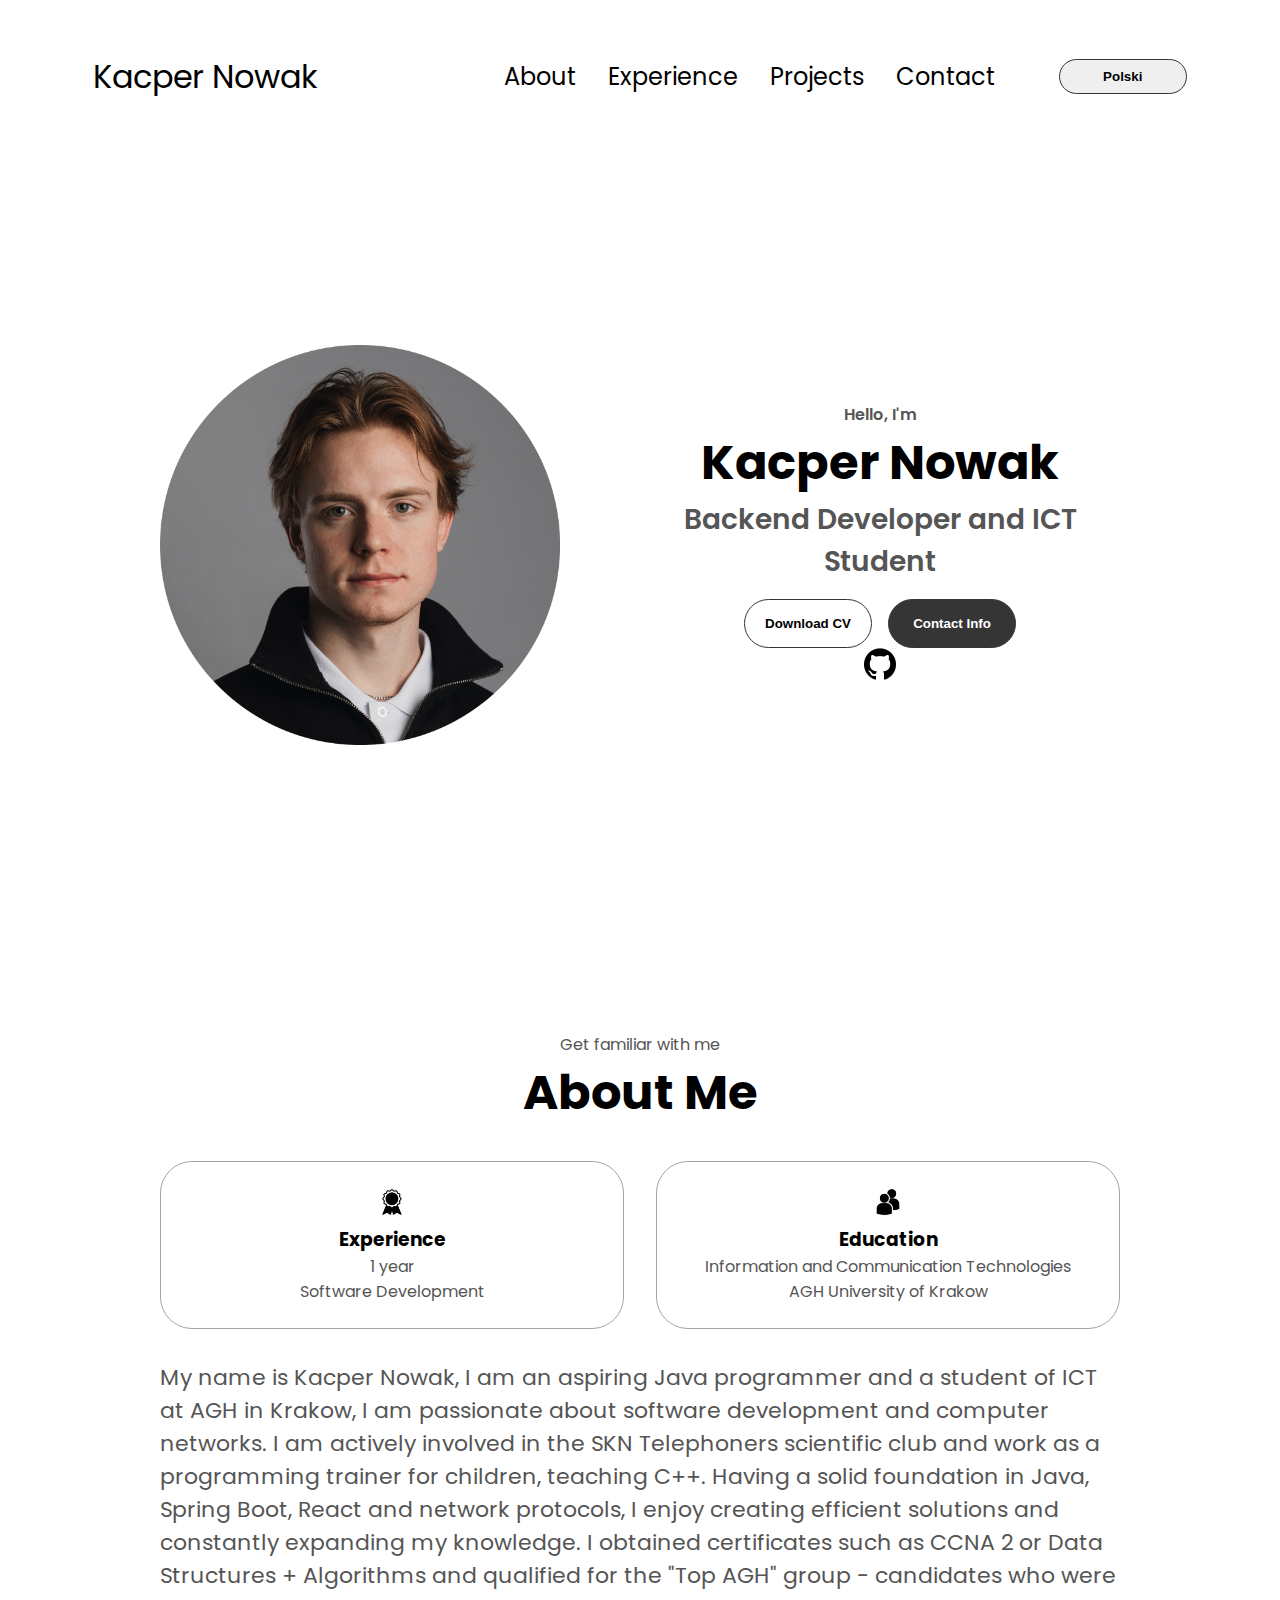
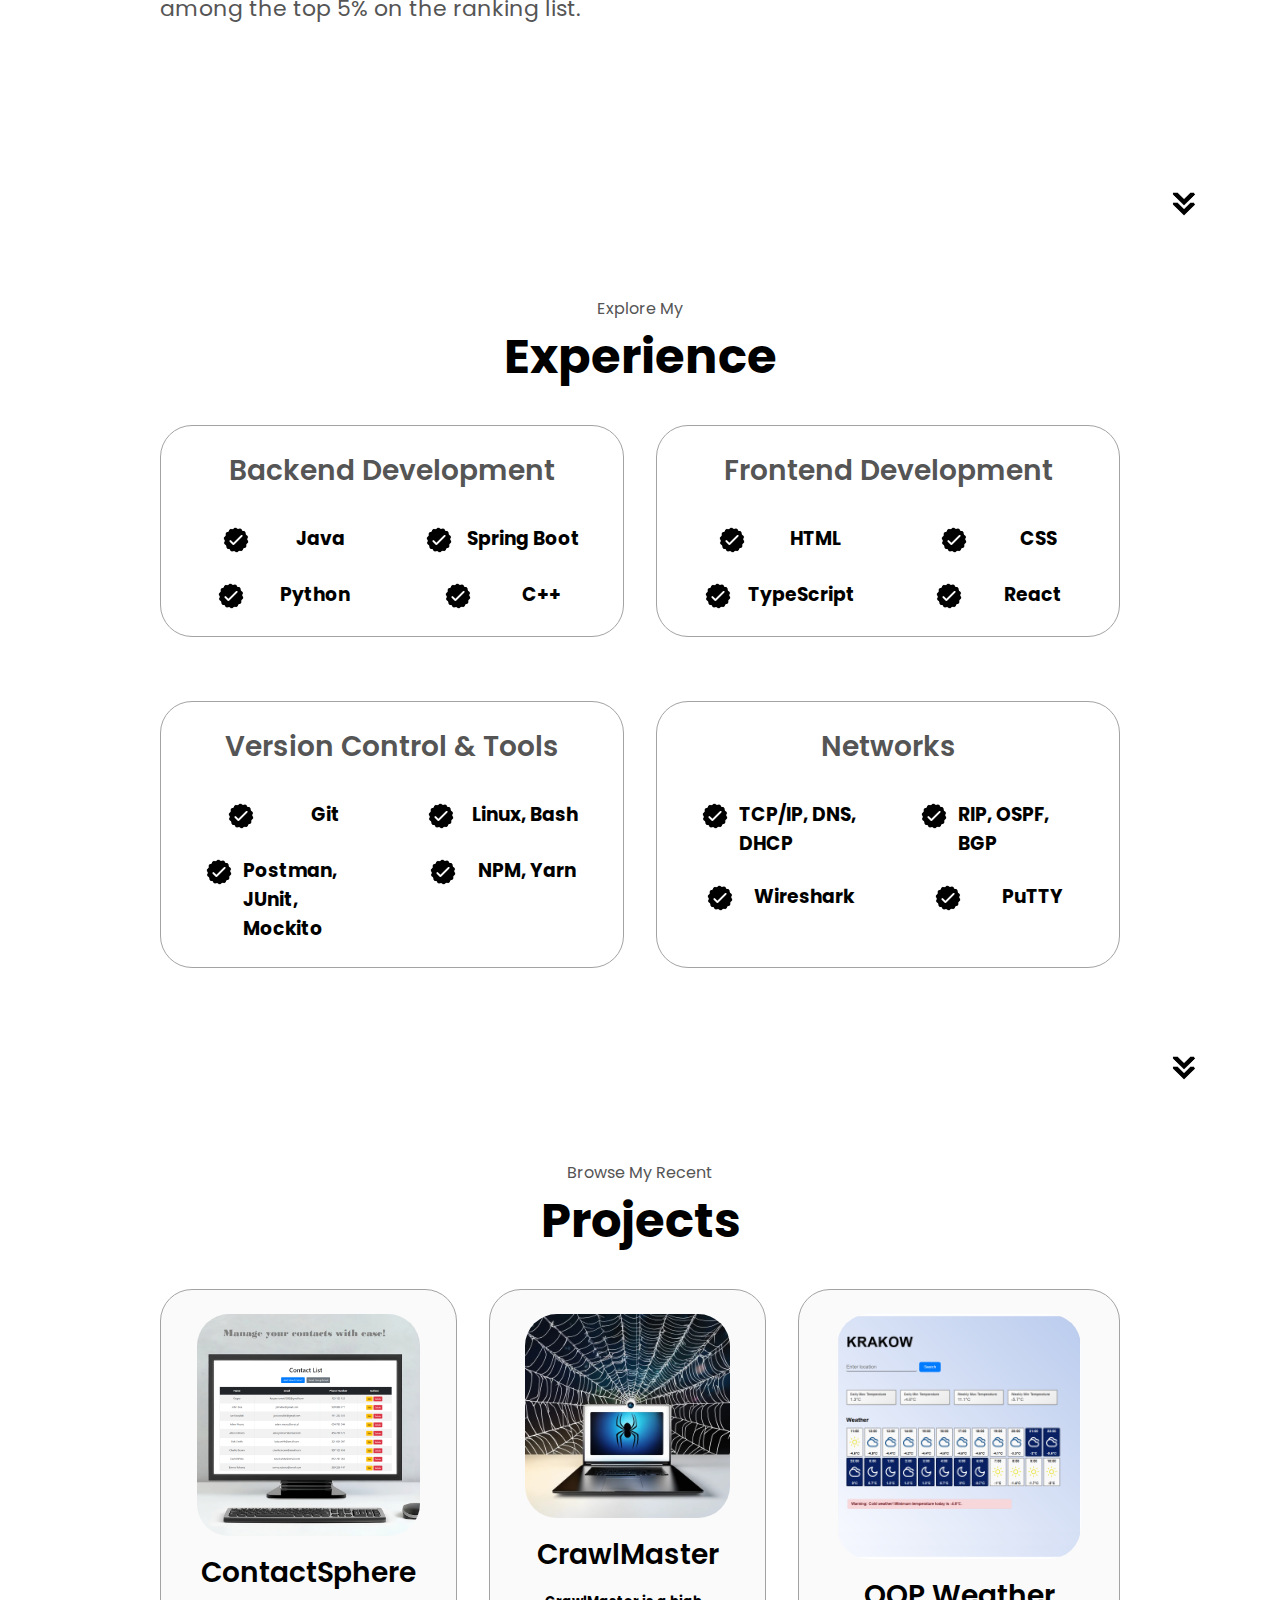
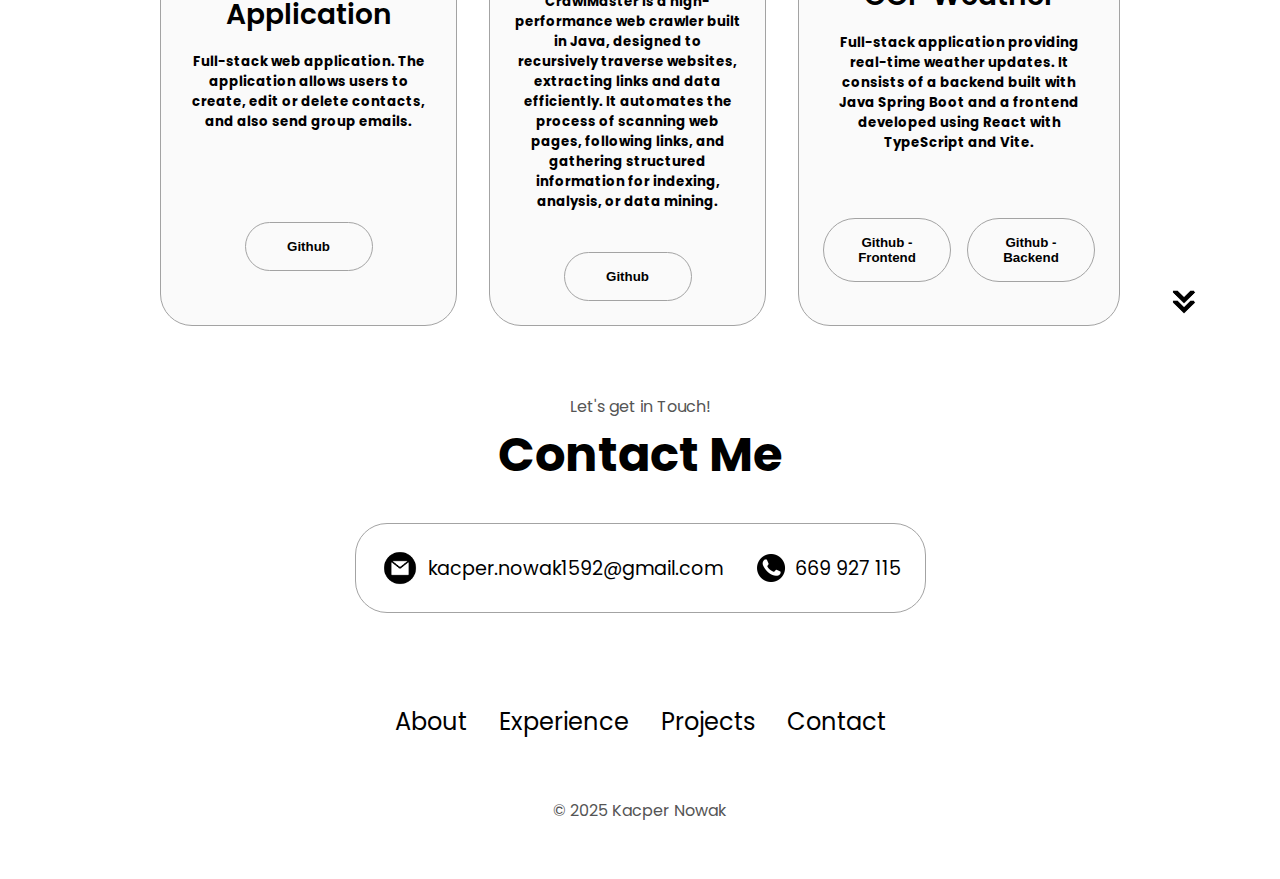
<file: index.html>
<!DOCTYPE html>
<html lang="en">
  <head>
    <meta charset="UTF-8" />
    <meta http-equiv="X-UA-Compatible" content="IE=edge" />
    <meta name="viewport" content="width=device-width, initial-scale=1.0" />
    <title>Nowak Kacper</title>
    <link rel="icon" type="image/png/jpeg" href="./assets/fav1.png" />
    <link rel="stylesheet" href="style.css" />
    <link rel="stylesheet" href="mediaqueries.css" />
  </head>
  <body>
    <div class="blackbox">
    </div>
    <nav id="desktop-nav">
      <div class="logo">Kacper Nowak</div>
      <div>
        <ul class="nav-links">
          <li><a href="#about">About</a></li>
          <li><a href="#experience">Experience</a></li>
          <li><a href="#projects">Projects</a></li>
          <li><a href="#contact">Contact</a></li>
          <button id="loadButton"
                class="btn-color-3"
                onclick="switchToPage('./indexPolish.html')">
              Polski
          </button>
        </ul>
      </div>
    </nav>
    <nav id="hamburger-nav">
      <div class="logo">Kacper</div>
      <div class="hamburger-menu">
        <div class="hamburger-icon" onclick="toggleMenu()">
          <span></span>
          <span></span>
          <span></span>
        </div>
        <div class="menu-links">
          <li><a href="#about" onclick="toggleMenu()">About</a></li>
          <li><a href="#experience" onclick="toggleMenu()">Experience</a></li>
          <li><a href="#projects" onclick="toggleMenu()">Projects</a></li>
          <li><a href="#contact" onclick="toggleMenu()">Contact</a></li>
          <button id="loadButton"
                class="btn-color-4"
                onclick="window.location.href='indexPolish.html'">
              Polish
          </button>
        </div>
      </div>
    </nav>
    <section id="profile">
      <div class="section__pic-container">
        <img src="./assets/profile-pic.png" alt="Kacper Nowak profile picture" />
      </div>
      <div class="section__text">
        <p class="section__text__p1">Hello, I'm</p>
        <h1 class="title">Kacper Nowak</h1>
        <p class="section__text__p2">Backend Developer and ICT Student</p>
        <div class="btn-container">
          <button
            class="btn btn-color-2"
            onclick="window.open('./assets/Kacper Nowak Curriculum Vitae.pdf')"
          >
            Download CV
          </button>
          <button class="btn btn-color-1" onclick="location.href='#contact'">
            Contact Info
          </button>
        </div>
          <img
            src="./assets/github.png"
            alt="My Github profile"
            class="icon"
            onclick="location.href='https://github.com/KacperNowakCode'"
          />
        </div>
      </div>
    </section>
    <section id="about">
      <p class="section__text__p1">Get familiar with me</p>
      <h1 class="title">About Me</h1>
          <div class="about-containers">
            <div class="details-container">
              <img
                src="./assets/experience.png"
                alt="Experience icon"
                class="icon"
              />
              <h3>Experience</h3>
              <p>1 year <br />Software Development</p>
            </div>
            <div class="details-container">
              <img
                src="./assets/education.png"
                alt="Education icon"
                class="icon"
              />
              <h3>Education</h3>
              <p>Information and Communication Technologies<br />AGH University of Krakow</p>
            </div>
          </div>
          <div class="text-container" style="font-size: 22px;">
            <p>My name is Kacper Nowak, I am an aspiring Java programmer and a student of ICT
              at AGH in Krakow, I am passionate about software development and computer networks.
              I am actively involved in the SKN Telephoners scientific club and work as a programming
              trainer for children, teaching C++. Having a solid foundation in Java, Spring Boot,
              React and network protocols, I enjoy creating efficient solutions and constantly
              expanding my knowledge. I obtained certificates such as CCNA 2 or Data Structures
              + Algorithms and qualified for the "Top AGH" group - candidates who were among the top
              5% on the ranking list.
            </p>
        </div>
      <img
        src="./assets/arrow.png"
        alt="Arrow icon"
        class="icon arrow"
        onclick="location.href='./#experience'"
      />
    </section>
    <section id="experience">
      <p class="section__text__p1">Explore My</p>
      <h1 class="title">Experience</h1>
      <div class="experience-details-container">
        <div class="about-containers">
          <div class="details-container">
            <h2 class="experience-sub-title">Backend Development</h2>
            <div class="article-container">
              <article>
                <img
                  src="./assets/checkmark.png"
                  alt="Experience icon"
                  class="icon"
                />
                <div>
                  <h3>Java</h3>
                </div>
              </article>
              <article>
                <img
                  src="./assets/checkmark.png"
                  alt="Experience icon"
                  class="icon"
                />
                <div>
                  <h3>Spring Boot</h3>
                </div>
              </article>
              <article>
                <img
                  src="./assets/checkmark.png"
                  alt="Experience icon"
                  class="icon"
                />
                <div>
                  <h3>Python</h3>
                </div>
              </article>
              <article>
                <img
                  src="./assets/checkmark.png"
                  alt="Experience icon"
                  class="icon"
                />
                <div>
                  <h3>C++</h3>
                </div>
              </article>
            </div>
          </div>
          <div class="details-container">
            <h2 class="experience-sub-title">Frontend Development</h2>
            <div class="article-container">
              <article>
                <img
                  src="./assets/checkmark.png"
                  alt="Experience icon"
                  class="icon"
                />
                <div>
                  <h3>HTML</h3>
                </div>
              </article>
              <article>
                <img
                  src="./assets/checkmark.png"
                  alt="Experience icon"
                  class="icon"
                />
                <div>
                  <h3>CSS</h3>
                </div>
              </article>
              <article>
                <img
                  src="./assets/checkmark.png"
                  alt="Experience icon"
                  class="icon"
                />
                <div>
                  <h3>TypeScript</h3>
                </div>
              </article>
              <article>
                <img
                  src="./assets/checkmark.png"
                  alt="Experience icon"
                  class="icon"
                />
                <div>
                  <h3>React</h3>
                </div>
              </article>
            </div>
          </div>
        </div>
      </div>
      <div class="experience-details-container">
        <div class="about-containers">
          <div class="details-container">
            <h2 class="experience-sub-title">Version Control & Tools</h2>
            <div class="article-container">
              <article>
                <img
                  src="./assets/checkmark.png"
                  alt="Experience icon"
                  class="icon"
                />
                <div>
                  <h3>Git</h3>
                </div>
              </article>
              <article>
                <img
                  src="./assets/checkmark.png"
                  alt="Experience icon"
                  class="icon"
                />
                <div>
                  <h3>Linux, Bash</h3>
                </div>
              </article>
              <article>
                <img
                  src="./assets/checkmark.png"
                  alt="Experience icon"
                  class="icon"
                />
                <div>
                  <h3>Postman, JUnit, Mockito</h3>
                </div>
              </article>
              <article>
                <img
                  src="./assets/checkmark.png"
                  alt="Experience icon"
                  class="icon"
                />
                <div>
                  <h3>NPM, Yarn</h3>
                </div>
              </article>
            </div>
          </div>
          <div class="details-container">
            <h2 class="experience-sub-title">Networks</h2>
            <div class="article-container">
              <article>
                <img
                  src="./assets/checkmark.png"
                  alt="Experience icon"
                  class="icon"
                />
                <div>
                  <h3>TCP/IP, DNS, DHCP</h3>
                </div>
              </article>
              <article>
                <img
                  src="./assets/checkmark.png"
                  alt="Experience icon"
                  class="icon"
                />
                <div>
                  <h3>RIP, OSPF, BGP</h3>
                </div>
              </article>
              <article>
                <img
                  src="./assets/checkmark.png"
                  alt="Experience icon"
                  class="icon"
                />
                <div>
                  <h3>Wireshark</h3>
                </div>
              </article>
              <article>
                <img
                  src="./assets/checkmark.png"
                  alt="Experience icon"
                  class="icon"
                />
                <div>
                  <h3>PuTTY</h3>
                </div>
              </article>
            </div>
          </div>
        </div>
      </div>
      <img
        src="./assets/arrow.png"
        alt="Arrow icon"
        class="icon arrow"
        onclick="location.href='./#projects'"
      />
    </section>
    <section id="projects">
      <p class="section__text__p1">Browse My Recent</p>
      <h1 class="title">Projects</h1>
      <div class="experience-details-container">
        <div class="about-containers">
          <div class="details-container color-container">
            <div class="article-container">
              <img
                src="./assets/ContactSphereSS.png"
                alt="Project 1"
                class="project-img"
              />
            </div>
            <h2 class="experience-sub-title project-title">ContactSphere Application</h2>
            <h5>Full-stack web application. The application allows users to create, edit or delete contacts, and also send group emails.</h5>
            <br><br>
            <div class="btn-container">
              <button
                class="btn btn-color-2 project-btn"
                onclick="location.href='https://github.com/KacperNowakCode/ContactSphere-RESTful-API'"
              >
                Github
              </button>
            </div>
          </div>
          <div class="details-container color-container">
            <div class="article-container">
              <img
                src="./assets/web-crawler.png"
                alt="Project 2"
                class="project-img"
              />
            </div>
            <h2 class="experience-sub-title project-title">CrawlMaster</h2>
            <h5>CrawlMaster is a high-performance web crawler
              built in Java, designed to recursively traverse websites, extracting links
              and data efficiently. It automates the process of scanning web pages,
              following links, and gathering structured information for indexing,
              analysis, or data mining. </h5>
            <div class="btn-container">
              <button
                class="btn btn-color-2 project-btn"
                onclick="location.href='https://github.com/KacperNowakCode/CrawlMaster'"
              >
                Github
              </button>
            </div>
          </div>
          <div class="details-container color-container">
            <div class="article-container">
              <img
                src="./assets/WeatherAppSS.png"
                alt="Project 3"
                class="project-img"
              />
            </div>
            <h2 class="experience-sub-title project-title">OOP Weather</h2>
            <h5>Full-stack application providing real-time weather updates.
              It consists of a backend built with Java Spring Boot and a frontend developed using
              React with TypeScript and Vite.</h5>
            <br>
            <div class="btn-container">
              <button
                class="btn btn-color-2 project-btn"
                onclick="location.href='https://github.com/KacperNowakCode/University-Project-Frontend'"
              >
                Github - Frontend
              </button>
              <button
                class="btn btn-color-2 project-btn"
                onclick="location.href='https://github.com/KacperNowakCode/Java-University-Project'"
              >
                Github - Backend
              </button>
            </div>
          </div>
        </div>
      </div>
      <img
        src="./assets/arrow.png"
        alt="Arrow icon"
        class="icon arrow"
        onclick="location.href='./#contact'"
      />
    </section>
    <section id="contact">
      <p class="section__text__p1">Let's get in Touch!</p>
      <h1 class="title">Contact Me</h1>
      <div class="contact-info-upper-container">
        <div class="contact-info-container">
          <img
            src="./assets/email.png"
            alt="Email icon"
            class="icon contact-icon email-icon"
          />
          <p><a href="mailto:kacper.nowak1592@gmail.com">kacper.nowak1592@gmail.com</a></p>
        </div>
        <div class="contact-info-container">
          <img
            src="./assets/phone-icon.png"
            alt="phone icon"
            class="icon contact-icon"
          />
          <p><a href="tel:+48669927115">669 927 115</a></p>
        </div>
      </div>
    </section>
    <footer>
      <nav>
        <div class="nav-links-container">
          <ul class="nav-links">
            <li><a href="#about">About</a></li>
            <li><a href="#experience">Experience</a></li>
            <li><a href="#projects">Projects</a></li>
            <li><a href="#contact">Contact</a></li>
          </ul>
        </div>
      </nav>
      <p>&#169; 2025 Kacper Nowak</p>
    </footer>
    <script src="script.js"></script>
  </body>
</html>
</file>
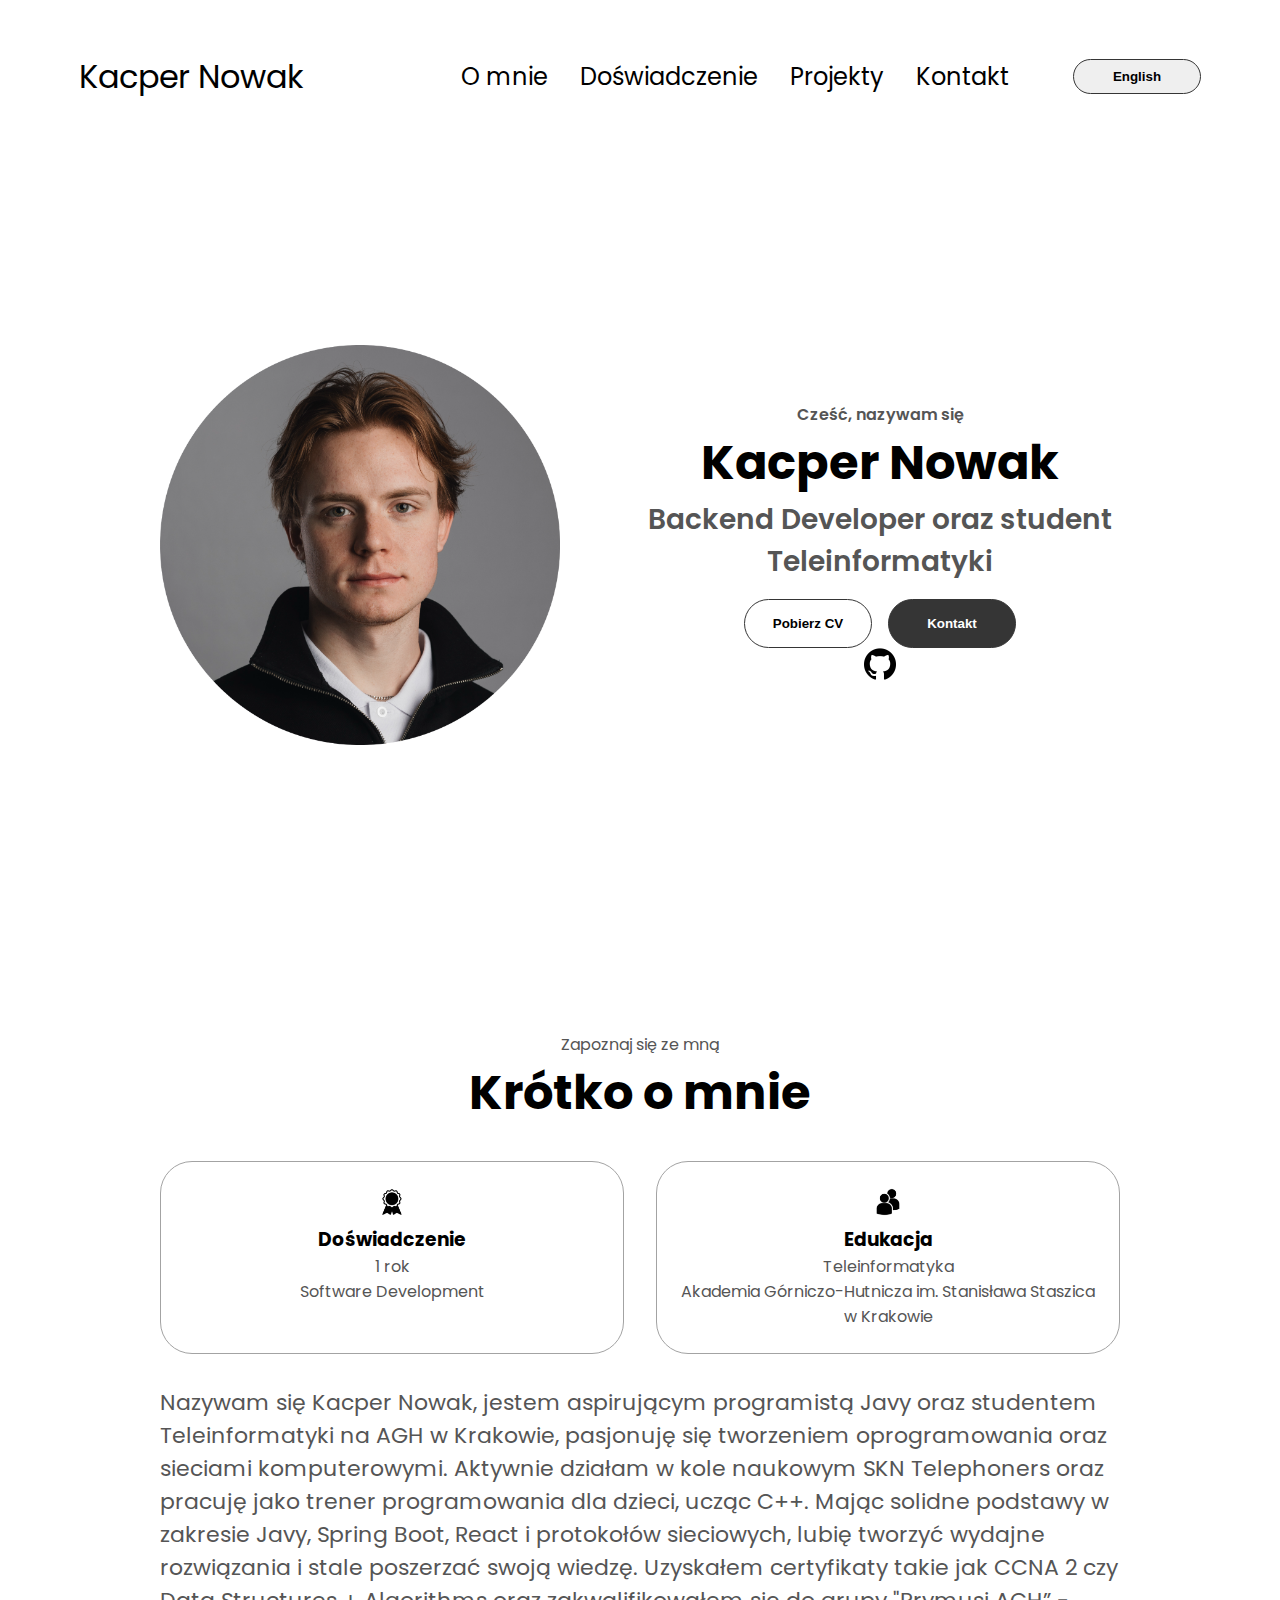
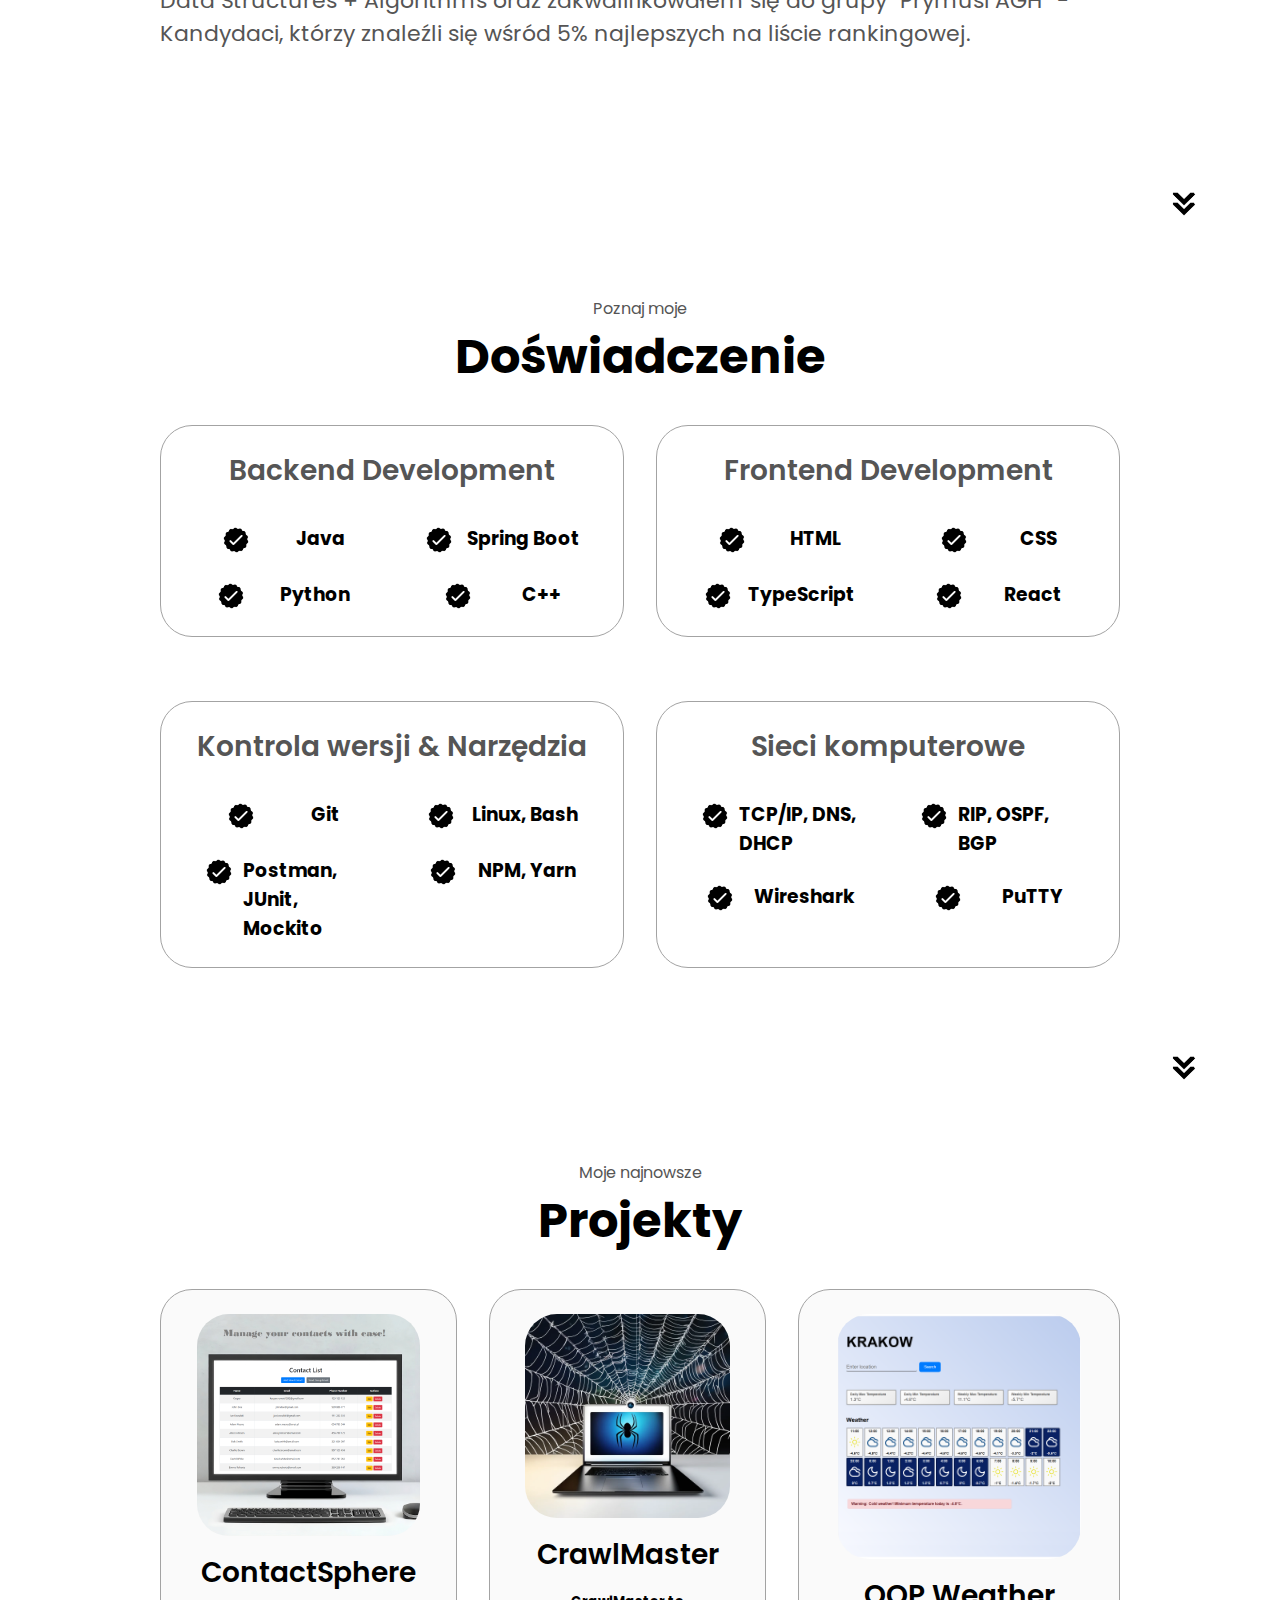
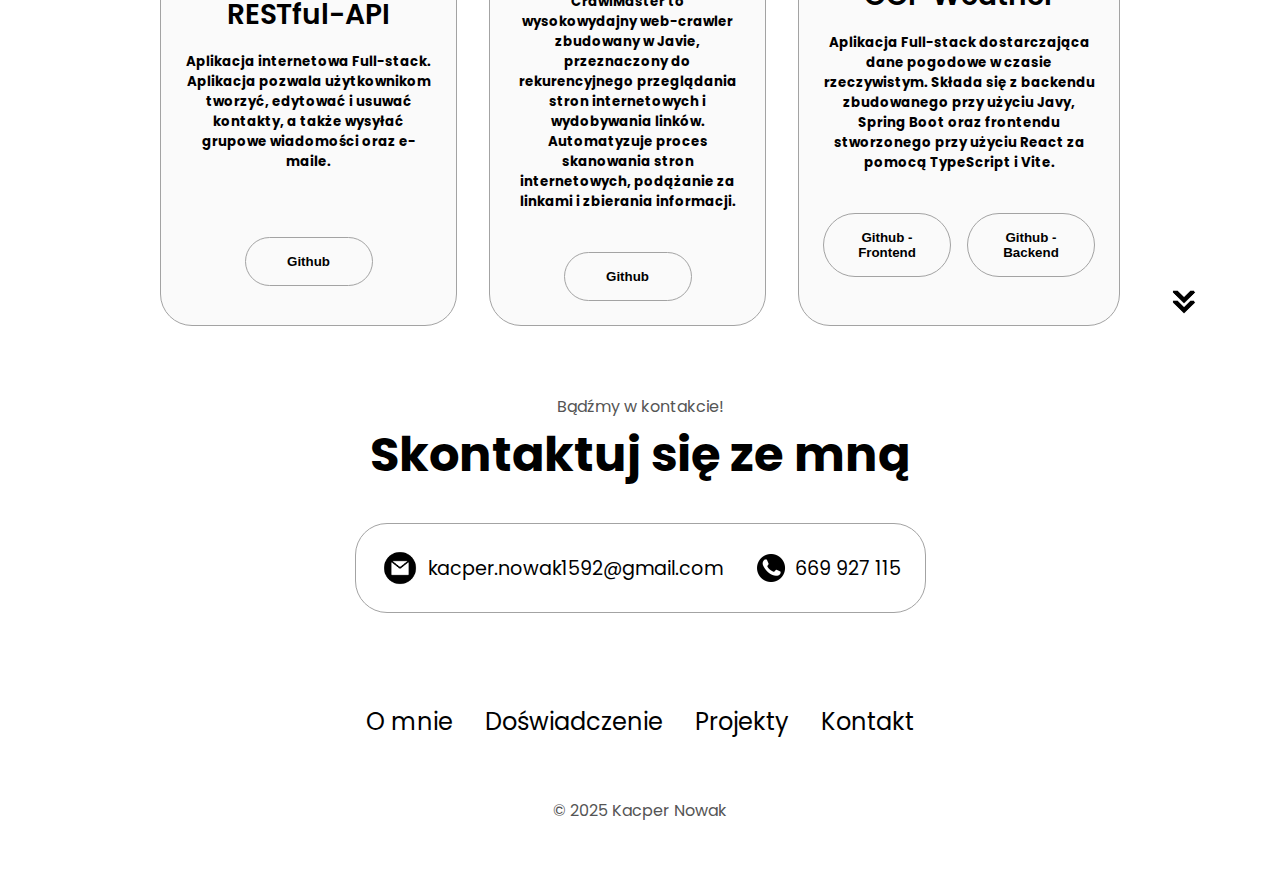
<file: indexPolish.html>
<!DOCTYPE html>
<html lang="en">
  <head>
    <meta charset="UTF-8" />
    <meta http-equiv="X-UA-Compatible" content="IE=edge" />
    <meta name="viewport" content="width=device-width, initial-scale=1.0" />
    <title>Nowak Kacper</title>
    <link rel="icon" type="image/png/jpeg" href="./assets/fav1.png" />
    <link rel="stylesheet" href="style.css" />
    <link rel="stylesheet" href="mediaqueries.css" />
  </head>
  <body>
    <div class="blackbox"></div>
    <nav id="desktop-nav">
      <div class="logo">Kacper Nowak</div>
      <div>
        <ul class="nav-links">
          <li><a href="#about">O mnie</a></li>
          <li><a href="#experience">Doświadczenie</a></li>
          <li><a href="#projects">Projekty</a></li>
          <li><a href="#contact">Kontakt</a></li>
          <button id="loadButton" class="btn-color-3"
          onclick="switchToPage('./index.html')">
              English
          </button>
        </ul>
      </div>
    </nav>
    <nav id="hamburger-nav">
      <div class="logo">Kacper</div>
      <div class="hamburger-menu">
        <div class="hamburger-icon" onclick="toggleMenu()">
          <span></span>
          <span></span>
          <span></span>
        </div>
        <div class="menu-links">
          <li><a href="#about" onclick="toggleMenu()">O mnie</a></li>
          <li><a href="#experience" onclick="toggleMenu()">Doświadczenie</a></li>
          <li><a href="#projects" onclick="toggleMenu()">Projekty</a></li>
          <li><a href="#contact" onclick="toggleMenu()">Kontakt</a></li>
          <button id="loadButton"
                class="btn-color-5"
                onclick="window.location.href='index.html'">
              English
          </button>
        </div>
      </div>
    </nav>
    <section id="profile">
      <div class="section__pic-container">
        <img src="./assets/profile-pic.png" alt="Kacper Nowak profile picture" />
      </div>
      <div class="section__text">
        <p class="section__text__p1">Cześć, nazywam się</p>
        <h1 class="title">Kacper Nowak</h1>
        <p class="section__text__p2">Backend Developer oraz student Teleinformatyki</p>
        <div class="btn-container">
          <button
            class="btn btn-color-2"
            onclick="window.open('./assets/Kacper Nowak - CV.pdf')"
          >
            Pobierz CV
          </button>
          <button class="btn btn-color-1" onclick="location.href='#contact'">
            Kontakt
          </button>
        </div>
          <img
            src="./assets/github.png"
            alt="My Github profile"
            class="icon"
            onclick="location.href='https://github.com/KacperNowakCode'"
          />
        </div>
      </div>
    </section>
    <section id="about">
      <p class="section__text__p1">Zapoznaj się ze mną</p>
      <h1 class="title">Krótko o mnie</h1>
          <div class="about-containers">
            <div class="details-container">
              <img
                src="./assets/experience.png"
                alt="Experience icon"
                class="icon"
              />
              <h3>Doświadczenie</h3>
              <p>1 rok <br />Software Development</p>
            </div>
            <div class="details-container">
              <img
                src="./assets/education.png"
                alt="Education icon"
                class="icon"
              />
              <h3>Edukacja</h3>
              <p>Teleinformatyka<br />Akademia Górniczo-Hutnicza im. Stanisława Staszica w Krakowie</p>
            </div>
          </div>
          <div class="text-container" style="font-size: 22px;">
            <p>Nazywam się Kacper Nowak, jestem aspirującym programistą Javy oraz studentem Teleinformatyki na AGH w Krakowie,
                pasjonuję się tworzeniem oprogramowania oraz sieciami komputerowymi. Aktywnie działam w kole naukowym SKN Telephoners
                oraz pracuję jako trener programowania dla dzieci, ucząc
                C++. Mając solidne podstawy w zakresie Javy, Spring Boot, React i protokołów sieciowych,
                lubię tworzyć wydajne rozwiązania i stale poszerzać swoją wiedzę. Uzyskałem
                certyfikaty takie jak CCNA 2 czy Data Structures + Algorithms oraz zakwalifikowałem się do grupy "Prymusi AGH”
                - Kandydaci, którzy znaleźli się wśród 5% najlepszych na liście rankingowej.
            </p>
        </div>
      <img
        src="./assets/arrow.png"
        alt="Arrow icon"
        class="icon arrow"
        onclick="location.href='./#experience'"
      />
    </section>
    <section id="experience">
      <p class="section__text__p1">Poznaj moje</p>
      <h1 class="title">Doświadczenie</h1>
      <div class="experience-details-container">
        <div class="about-containers">
          <div class="details-container">
            <h2 class="experience-sub-title">Backend Development</h2>
            <div class="article-container">
              <article>
                <img
                  src="./assets/checkmark.png"
                  alt="Experience icon"
                  class="icon"
                />
                <div>
                  <h3>Java</h3>
                </div>
              </article>
              <article>
                <img
                  src="./assets/checkmark.png"
                  alt="Experience icon"
                  class="icon"
                />
                <div>
                  <h3>Spring Boot</h3>
                </div>
              </article>
              <article>
                <img
                  src="./assets/checkmark.png"
                  alt="Experience icon"
                  class="icon"
                />
                <div>
                  <h3>Python</h3>
                </div>
              </article>
              <article>
                <img
                  src="./assets/checkmark.png"
                  alt="Experience icon"
                  class="icon"
                />
                <div>
                  <h3>C++</h3>
                </div>
              </article>
            </div>
          </div>
          <div class="details-container">
            <h2 class="experience-sub-title">Frontend Development</h2>
            <div class="article-container">
              <article>
                <img
                  src="./assets/checkmark.png"
                  alt="Experience icon"
                  class="icon"
                />
                <div>
                  <h3>HTML</h3>
                </div>
              </article>
              <article>
                <img
                  src="./assets/checkmark.png"
                  alt="Experience icon"
                  class="icon"
                />
                <div>
                  <h3>CSS</h3>
                </div>
              </article>
              <article>
                <img
                  src="./assets/checkmark.png"
                  alt="Experience icon"
                  class="icon"
                />
                <div>
                  <h3>TypeScript</h3>
                </div>
              </article>
              <article>
                <img
                  src="./assets/checkmark.png"
                  alt="Experience icon"
                  class="icon"
                />
                <div>
                  <h3>React</h3>
                </div>
              </article>
            </div>
          </div>
        </div>
      </div>
      <div class="experience-details-container">
        <div class="about-containers">
          <div class="details-container">
            <h2 class="experience-sub-title">Kontrola wersji & Narzędzia</h2>
            <div class="article-container">
              <article>
                <img
                  src="./assets/checkmark.png"
                  alt="Experience icon"
                  class="icon"
                />
                <div>
                  <h3>Git</h3>
                </div>
              </article>
              <article>
                <img
                  src="./assets/checkmark.png"
                  alt="Experience icon"
                  class="icon"
                />
                <div>
                  <h3>Linux, Bash</h3>
                </div>
              </article>
              <article>
                <img
                  src="./assets/checkmark.png"
                  alt="Experience icon"
                  class="icon"
                />
                <div>
                  <h3>Postman, JUnit, Mockito</h3>
                </div>
              </article>
              <article>
                <img
                  src="./assets/checkmark.png"
                  alt="Experience icon"
                  class="icon"
                />
                <div>
                  <h3>NPM, Yarn</h3>
                </div>
              </article>
            </div>
          </div>
          <div class="details-container">
            <h2 class="experience-sub-title">Sieci komputerowe</h2>
            <div class="article-container">
              <article>
                <img
                  src="./assets/checkmark.png"
                  alt="Experience icon"
                  class="icon"
                />
                <div>
                  <h3>TCP/IP, DNS, DHCP</h3>
                </div>
              </article>
              <article>
                <img
                  src="./assets/checkmark.png"
                  alt="Experience icon"
                  class="icon"
                />
                <div>
                  <h3>RIP, OSPF, BGP</h3>
                </div>
              </article>
              <article>
                <img
                  src="./assets/checkmark.png"
                  alt="Experience icon"
                  class="icon"
                />
                <div>
                  <h3>Wireshark</h3>
                </div>
              </article>
              <article>
                <img
                  src="./assets/checkmark.png"
                  alt="Experience icon"
                  class="icon"
                />
                <div>
                  <h3>PuTTY</h3>
                </div>
              </article>
            </div>
          </div>
        </div>
      </div>
      <img
        src="./assets/arrow.png"
        alt="Arrow icon"
        class="icon arrow"
        onclick="location.href='./#projects'"
      />
    </section>
    <section id="projects">
      <p class="section__text__p1">Moje najnowsze</p>
      <h1 class="title">Projekty</h1>
      <div class="experience-details-container">
        <div class="about-containers">
          <div class="details-container color-container">
            <div class="article-container">
              <img
                src="./assets/ContactSphereSS.png"
                alt="Project 1"
                class="project-img"
              />
            </div>
            <h2 class="experience-sub-title project-title">ContactSphere RESTful-API</h2>
            <h5>Aplikacja internetowa Full-stack. Aplikacja pozwala użytkownikom tworzyć, edytować i usuwać kontakty, a także wysyłać grupowe wiadomości oraz e-maile.</h5>
            <br>
            <div class="btn-container">
              <button
                class="btn btn-color-2 project-btn"
                onclick="location.href='https://github.com/KacperNowakCode/ContactSphere-RESTful-API'"
              >
                Github
              </button>
            </div>
          </div>
          <div class="details-container color-container">
            <div class="article-container">
              <img
                src="./assets/web-crawler.png"
                alt="Project 2"
                class="project-img"
              />
            </div>
            <h2 class="experience-sub-title project-title">CrawlMaster</h2>
            <h5>CrawlMaster to wysokowydajny web-crawler
              zbudowany w Javie, przeznaczony do rekurencyjnego przeglądania stron internetowych i wydobywania linków.
               Automatyzuje proces skanowania stron internetowych,
              podążanie za linkami i zbierania informacji.</h5>
            <div class="btn-container">
              <button
                class="btn btn-color-2 project-btn"
                onclick="location.href='https://github.com/KacperNowakCode/CrawlMaster'"
              >
                Github
              </button>
            </div>
          </div>
          <div class="details-container color-container">
            <div class="article-container">
              <img
                src="./assets/WeatherAppSS.png"
                alt="Project 3"
                class="project-img"
              />
            </div>
            <h2 class="experience-sub-title project-title">OOP Weather</h2>
            <h5>Aplikacja Full-stack dostarczająca dane pogodowe w czasie rzeczywistym.
              Składa się z backendu zbudowanego przy użyciu Javy, Spring Boot oraz frontendu stworzonego przy użyciu
              React za pomocą TypeScript i Vite.</h5>
            <div class="btn-container">
              <button
                class="btn btn-color-2 project-btn"
                onclick="location.href='https://github.com/KacperNowakCode/University-Project-Frontend'"
              >
                Github - Frontend
              </button>
              <button
                class="btn btn-color-2 project-btn"
                onclick="location.href='https://github.com/KacperNowakCode/Java-University-Project'"
              >
                Github - Backend
              </button>
            </div>
          </div>
        </div>
      </div>
      <img
        src="./assets/arrow.png"
        alt="Arrow icon"
        class="icon arrow"
        onclick="location.href='./#contact'"
      />
    </section>
    <section id="contact">
      <p class="section__text__p1">Bądźmy w kontakcie!</p>
      <h1 class="title">Skontaktuj się ze mną</h1>
      <div class="contact-info-upper-container">
        <div class="contact-info-container">
          <img
            src="./assets/email.png"
            alt="Email icon"
            class="icon contact-icon email-icon"
          />
          <p><a href="mailto:kacper.nowak1592@gmail.com">kacper.nowak1592@gmail.com</a></p>
        </div>
        <div class="contact-info-container">
          <img
            src="./assets/phone-icon.png"
            alt="phone icon"
            class="icon contact-icon"
          />
          <p><a href="tel:+48669927115">669 927 115</a></p>
        </div>
      </div>
    </section>
    <footer>
      <nav>
        <div class="nav-links-container">
          <ul class="nav-links">
            <li><a href="#about">O mnie</a></li>
            <li><a href="#experience">Doświadczenie</a></li>
            <li><a href="#projects">Projekty</a></li>
            <li><a href="#contact">Kontakt</a></li>
          </ul>
        </div>
      </nav>
      <p>&#169; 2025 Kacper Nowak</p>
    </footer>
    <script src="script.js"></script>
  </body>
</html>
</file>
<file: style.css>
/* GENERAL */

@import url("https://fonts.googleapis.com/css2?family=Poppins:wght@300;400;500;600&display=swap");

* {
  margin: 0;
  padding: 0;
  
}


body {
  font-family: "Poppins", sans-serif;
}

html {
  scroll-behavior: smooth;
}

p {
  color: rgb(85, 85, 85);
}

/* TRANSITION */

a,
.btn {
  transition: all 300ms ease;
}

/* DESKTOP NAV */

nav,
.nav-links {
  display: flex;
}

nav {
  justify-content: space-around;
  align-items: center;
  height: 17vh;
}

.nav-links {
  gap: 2rem;
  list-style: none;
  font-size: 1.5rem;
}

a {
  color: black;
  text-decoration: none;
  text-decoration-color: white;
}

a:hover {
  color: grey;
  text-decoration: underline;
  text-underline-offset: 1rem;
  text-decoration-color: rgb(181, 181, 181);
}

.logo {
  font-size: 2rem;
}

.logo:hover {
  cursor: default;
}

/* HAMBURGER MENU */

#hamburger-nav {
  display: none;
}

.hamburger-menu {
  position: relative;
  display: inline-block;
}

.hamburger-icon {
  display: flex;
  flex-direction: column;
  justify-content: space-between;
  height: 24px;
  width: 30px;
  cursor: pointer;
}

.hamburger-icon span {
  width: 100%;
  height: 2px;
  background-color: black;
  transition: all 0.3 ease-in-out;
}

.menu-links {
  position: absolute;
  top: 100%;
  right: 0;
  background-color: white;
  width: fit-content;
  max-height: 0;
  overflow: hidden;
  transition: all 0.3 ease-in-out;
}

.menu-links a {
  display: block;
  padding: 10px;
  text-align: center;
  font-size: 1.5rem;
  color: black;
  text-decoration: none;
  transition: all 0.3 ease-in-out;
}

.menu-links li {
  list-style: none;
}

.menu-links.open {
  max-height: 300px;
}

.hamburger-icon.open span:first-child {
  transform: rotate(45deg) translate(10px, 5px);
}

.hamburger-icon.open span:nth-child(2) {
  opacity: 0;
}

.hamburger-icon.open span:last-child {
  transform: rotate(-45deg) translate(10px, -5px);
}

.hamburger-icon span:first-child {
  transform: none;
}

.hamburger-icon span:first-child {
  opacity: 1;
}

.hamburger-icon span:first-child {
  transform: none;
}

/* SECTIONS */

section {
  padding-top: 4vh;
  height: 96vh;
  margin: 0 10rem;
  box-sizing: border-box;
  min-height: fit-content;
}

.section-container {
  display: flex;
}

/* PROFILE SECTION */

#profile {
  display: flex;
  justify-content: center;
  gap: 5rem;
  height: 80vh;
}

.section__pic-container {
  display: flex;
  height: 400px;
  width: 400px;
  margin: auto 0;
}

.section__text {
  align-self: center;
  text-align: center;
}

.section__text p {
  font-weight: 600;
}

.section__text__p1 {
  text-align: center;
}

.section__text__p2 {
  font-size: 1.75rem;
  margin-bottom: 1rem;
}

.title {
  font-size: 3rem;
  text-align: center;
}

#socials-container {
  display: flex;
  justify-content: center;
  margin-top: 1rem;
  gap: 1rem;
}

/* ICONS */

.icon {
  cursor: pointer;
  height: 2rem;
}

/* BUTTONS */

.btn-container {
  display: flex;
  justify-content: center;
  gap: 0rem;
}

.btn {
  font-weight: 600;
  transition: all 300ms ease;
  padding: 1rem;
  width: 8rem;
  border-radius: 2rem;
}

.btn-color-1,
.btn-color-2 {
  border: rgb(53, 53, 53) 0.1rem solid;
}
.btn-color-3 {
  border: rgb(53, 53, 53) 0.1rem solid;
  font-weight: 600;
  transition: all 300ms ease;
  padding: 0.55rem;
  width: 8rem;
  height: 2.2rem;
  border-radius: 2rem;
  margin-left: 2rem;
  cursor: pointer;
}
.btn-color-3:hover{
  background: rgb(53, 53, 53);
  color: white;
}
.btn-color-4 {
  border: rgb(53, 53, 53) 0.1rem solid;
  font-weight: 600;
  transition: all 300ms ease;
  padding: 0.55rem;
  width: 8rem;
  height: 2.2rem;
  border-radius: 2rem;
  margin-left: 1rem;
  margin-bottom: 1rem;
  cursor: pointer;
}
.btn-color-4:hover{
  background: rgb(53, 53, 53);
  color: white;
}
.btn-color-5 {
  border: rgb(53, 53, 53) 0.1rem solid;
  font-weight: 600;
  transition: all 300ms ease;
  padding: 0.55rem;
  width: 8rem;
  height: 2.2rem;
  border-radius: 2rem;
  margin-left: 2.2rem;
  margin-bottom: 1rem;
  cursor: pointer;
}
.btn-color-5:hover{
  background: rgb(53, 53, 53);
  color: white;
}

.btn-color-1:hover,
.btn-color-2:hover {
  cursor: pointer;
}

.btn-color-1,
.btn-color-2:hover {
  background: rgb(53, 53, 53);
  color: white;
}

.btn-color-1:hover {
  background: rgb(0, 0, 0);
}

.btn-color-2 {
  background: none;
}

.btn-color-2:hover {
  border: rgb(255, 255, 255) 0.1rem solid;
}

.btn-container {
  gap: 1rem;
}

/* ABOUT SECTION */

#about {
  position: relative;
}

.about-containers {
  gap: 2rem;
  margin-bottom: 2rem;
  margin-top: 2rem;
}

.about-details-container {
  justify-content: center;
  flex-direction: column;
}

.about-containers,
.about-details-container {
  display: flex;
}

.about-pic {
  border-radius: 2rem;
}

.arrow {
  position: absolute;
  right: -5rem;
  bottom: 2.5rem;
}

.details-container {
  padding: 1.5rem;
  flex: 1;
  background: white;
  border-radius: 2rem;
  border: rgb(53, 53, 53) 0.1rem solid;
  border-color: rgb(163, 163, 163);
  text-align: center;
}

.section-container {
  gap: 4rem;
  height: 80%;
}

.section__pic-container {
  height: 400px;
  width: 400px;
  margin: auto 0;
}

/* EXPERIENCE SECTION */

#experience {
  position: relative;
}

.experience-sub-title {
  color: rgb(85, 85, 85);
  font-weight: 600;
  font-size: 1.75rem;
  margin-bottom: 2rem;
}

.experience-details-container {
  display: flex;
  justify-content: center;
  flex-direction: column;
}

.article-container {
  display: flex;
  text-align: initial;
  flex-wrap: wrap;
  flex-direction: row;
  gap: 1.5rem;
  justify-content: space-around;
}

article {
  display: flex;
  width: 10rem;
  justify-content: space-around;
  gap: 0.5rem;
}

article .icon {
  cursor: default;
  
}

/* PROJECTS SECTION */

#projects {
  position: relative;
}

.color-container {
  border-color: rgb(163, 163, 163);
  background: rgb(250, 250, 250);
}

.project-img {
  border-radius: 2rem;
  width: 90%;
  height: 90%;
}

.project-title {
  margin: 1rem;
  color: black;
}

.project-btn {
  color: black;
  border-color: rgb(163, 163, 163);
  margin-top: 40px;
}

/* CONTACT */

#contact {
  display: flex;
  justify-content: center;
  flex-direction: column;
  height: 70vh;
}

.contact-info-upper-container {
  display: flex;
  justify-content: center;
  border-radius: 2rem;
  border: rgb(53, 53, 53) 0.1rem solid;
  border-color: rgb(163, 163, 163);
  background: (250, 250, 250);
  margin: 2rem auto;
  padding: 0.5rem;
}

.contact-info-container {
  display: flex;
  align-items: center;
  justify-content: center;
  gap: 0.5rem;
  margin: 1rem;
}

.contact-info-container p {
  font-size: larger;
}

.contact-icon {
  cursor: default;
}

.email-icon {
  height: 2.5rem;
}

/* FOOTER SECTION */

footer {
  height: 26vh;
  margin: 0 1rem;
}

footer p {
  text-align: center;
}

.overlay {
  position: absolute;
  background-color: blue;
  width: 100%;
  height: 100%;
  top: 0;
  opacity: 0;
  transition: opacity 1s ease-in-out;
  -o-transition: opacity 1s ease-in-out; /* for compatibility with older versions of Opera */
  -ms-transition: opacity 1s ease-in-out; /* for compatibility with IE and Edge */
  -moz-transition: opacity 1s ease-in-out; /* for compatibility with Firefox */
  -webkit-transition: opacity 1s ease-in-out; /* for compatibility with Chrome, Safari... */
}

#blackScreen {
  position: fixed;
  top: 0;
  left: 0;
  width: 100%;
  height: 100%;
  background-color: black;
  opacity: 0;
  visibility: hidden;
  transition: opacity 0.5s ease-in-out;
  z-index: 9999;
}

.blackbox {
  opacity: 0;
  background: radial-gradient(circle, hsl(0, 0%, 5%) 0%, hsl(0, 0%, 23%) 100%);
  width: 100%;
  height: 100%;
  position: fixed;
  z-index: 50;
  animation: fadeOut 2s ease-in-out;
  pointer-events: none;
}

@keyframes fadeOut {
  0% {
    opacity: 1; /* Start at 100% opacity */
  }
  10% {
    opacity: 1; /* Hold at 100% opacity for the first 30% of the animation (0.3 seconds) */
  }
  100% {
    opacity: 0; /* Fade to 0% opacity */
  }
}
</file>
<file: mediaqueries.css>
@media screen and (max-width: 1400px) {
  #profile {
    height: 83vh;
    margin-bottom: 6rem;
  }
  .about-containers {
    flex-wrap: wrap;
  }
  #contact,
  #projects {
    height: fit-content;
  }
}

@media screen and (max-width: 1200px) {
  #desktop-nav {
    display: none;
  }
  #hamburger-nav {
    display: flex;
  }
  #experience,
  .experience-details-container {
    margin-top: 2rem;
  }
  #profile,
  .section-container {
    display: block;
  }
  .arrow {
    display: none;
  }
  section,
  .section-container {
    height: fit-content;
  }
  section {
    margin: 0 5%;
  }
  .section__pic-container {
    width: 275px;
    height: 275px;
    margin: 0 auto 2rem;
  }
  .about-containers {
    margin-top: 0;
  }
}

@media screen and (max-width: 600px) {
  #contact,
  footer {
    height: 40vh;
  }
  #profile {
    height: 83vh;
    margin-bottom: 0;
  }
  article {
    font-size: 1rem;
  }
  footer nav {
    height: fit-content;
    margin-bottom: 2rem;
  }
  .about-containers,
  .contact-info-upper-container,
  .btn-container {
    flex-wrap: wrap;
  }
  .contact-info-container {
    margin: 0;
  }
  .contact-info-container p,
  .nav-links li a {
    font-size: 1rem;
  }
  .experience-sub-title {
    font-size: 1.25rem;
  }
  .logo {
    font-size: 1.5rem;
  }
  .nav-links {
    flex-direction: column;
    gap: 0.5rem;
    text-align: center;
  }
  .section__pic-container {
    width: auto;
    height: 46vw;
    justify-content: center;
  }
  .section__text__p2 {
    font-size: 1.25rem;
  }
  .title {
    font-size: 2rem;
  }
  .text-container {
    text-align: justify;
  }
}
</file>
